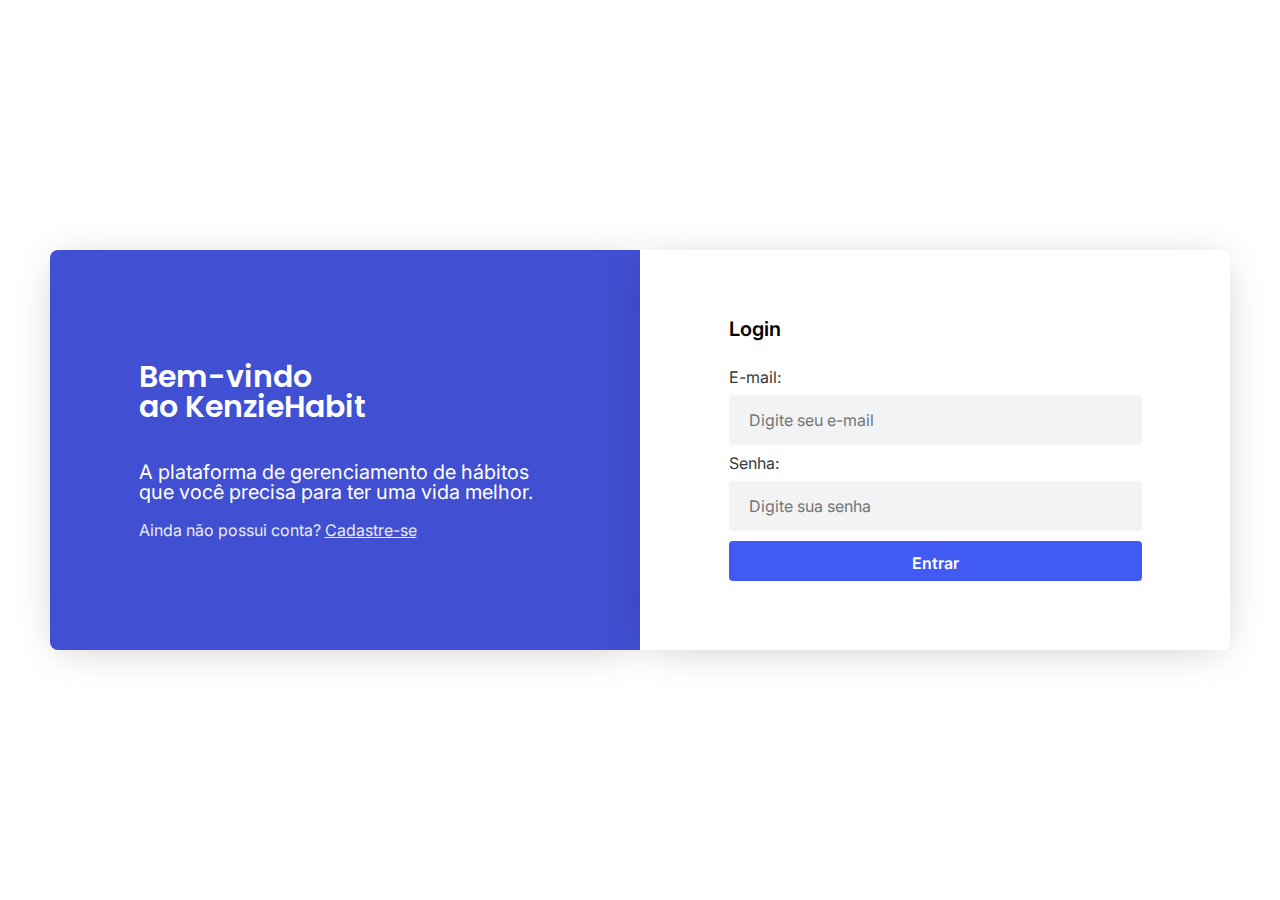
<file: index.html>
<!DOCTYPE html>
<html lang="pt-br">
	<head>
		<meta charset="UTF-8" />
		<meta http-equiv="X-UA-Compatible" content="IE=edge" />
		<meta name="viewport" content="width=device-width, initial-scale=1.0" />
		<title>Login - KenzieHabit</title>
		<link rel="preconnect" href="https://fonts.googleapis.com" />
		<link rel="preconnect" href="https://fonts.gstatic.com" crossorigin />
		<link
			href="https://fonts.googleapis.com/css2?family=Inter:wght@400;500;700&family=Poppins:wght@600&display=swap"
			rel="stylesheet"
		/>
		<link rel="stylesheet" href="./src/styles/reset.css" />
		<link rel="stylesheet" href="./src/styles/base.css" />
		<link rel="stylesheet" href="./src/styles/style.index.css" />
	</head>

	<body>
		<main class="container">
			<section class="container__welcome">
				<article>
					<h1>
						Bem-vindo <br />
						ao KenzieHabit
					</h1>
					<p>
						A plataforma de gerenciamento de hábitos que você precisa para ter
						uma vida melhor.
					</p>
					<span> Ainda não possui conta? <a href="#">Cadastre-se</a> </span>
				</article>
			</section>
			<section class="container__login">
				<form action="" id="formLogin">
					<h2>Login</h2>
					<label for="email">E-mail:</label>
					<input type="email" name="email" placeholder="Digite seu e-mail" />
					<p class="error-message">E-mail inválido.</p>
					<label for="password">Senha:</label>
					<input
						type="password"
						name="password"
						placeholder="Digite sua senha"
					/>
					<button type="submit" title="Login">Entrar</button>
				</form>
			</section>
		</main>
		<script type="module" src="./src/script/index.js"></script>
	</body>
</html>
</file>
<file: src/styles/base.css>
:root {
	--color-blue: #415af3;
	--color-dark-blue: #4150d2;
	--color-light-blue: #d7e4fb;
	--color-light-blue-2: #a0adf9;
	--color-purple: #9747ff;
	--color-light-purple: #a0adf9;
	--color-blue-logo: #415af3;
	--color-blue-category: #415af3;
	--color-black-input: #f1f3f5;
	--color-gray-button: #e9ecef;
	--color-gray-input: #343a40;
	/* Não tá listada, mas aparece como background de alguns botões de modal */
	--color-background-header-top-figure: #ffffff;
	--color-background-table-header: #ffffff;
	--color-background-modals-table: #ffffff;
	--color-gray-1: #212529;
	--color-gray-2: #343a40;
	--color-gray-3: #adb5bd;
	--color-gray-4: #e9ecef;
	--color-gray-5: #f1f3f5;
	--color-gray-6: #f8f9fa;
	--color-gray-7: #a1a1a1;
	--color-background-table: #ffffff;
	--color-white-title: #ffffff;
	/* Não tá listado, mas aparece em alguns títulos */

	--color-green: #56cf8e;
	--color-light-green: #e6f8ee;
	/* Não tá listada, mas aparece como background do modal de sucesso de criação de hábito */

	--color-red-1: #e64445;

	--color-red-2: #f03839;
	--color-red-3: #e07b7b;

	--font-inter: "Inter", sans-serif;
	--font-poppins: "Poppins";

	--color-white: #ffffff;
	--color-black: #000000;

	--color-success: #17a057;
	--color-success-background: #56cf8e96;
	--color-error-background: #e6444481;
	--color-light-pink: #ebebeb;
	-color-body: #ffffff;
}

body {
	z-index: 0;
}

.modal {
	display: flex;
	align-items: center;
	gap: 15px;
	width: fit-content;
	max-width: 500px;
	min-width: 290px;
	height: 120px;
	border: 1px solid black;
	padding-right: 20px;
	padding-left: 10px;
	position: absolute;
	bottom: 15px;
	border-radius: 8px;
	color: var(--color-gray-1);
	transition: all 1s ease-in-out;
	opacity: 0;
	z-index: 1;
}

.modal-sucess {
	background: var(--color-success-background);
	border: 2px solid var(--color-green);
}

.modal-error {
	background: var(--color-error-background);
	border: 2px solid var(--color-red-1);
}

.modal main {
	display: flex;
	flex-direction: column;
	justify-content: center;
	gap: 10px;
}

@media (min-width: 750px) {
	.modal {
		right: 50px;
		bottom: 25px;
	}
}
</file>
<file: src/styles/style.index.css>
body {
    display: flex;
    flex-direction: column;
    align-items: center;
    justify-content: center;
    background: var(--color-white);
    width: 100vw;
    height: 100vh;
    font-family: var(--font-inter);
    font-size: 16px;
}

.container {
    display: flex;
    align-items: center;
    justify-content: center;
    width: 100%;
    height: 400px;
}

.container__welcome {
    display: none;
}

.container__login {
    display: flex;
    flex-direction: column;
    align-items: center;
    justify-content: center;
    width: 100%;
    height: 100%;
    background: var(--color-white);
    box-shadow: 0px 4px 40px -10px rgba(0, 0, 0, 0.25);
    border-radius: 0 8px 8px 0;
}

.container__login form {
    display: flex;
    flex-direction: column;
    gap: 10px;
    width: 88%;
}

.container__login form h2 {
    font-size: 20px;
    font-weight: 600;
}

.container__login form label {
    color: var(--color-gray-2);
}

.container__login form input {
    width: 100%;
    height: 50px;
    background: var(--color-gray-5);
    border: 2px solid var(--color-gray-5);
    padding: 9px 18px;
    border-radius: 4px;
}

.container__login form input:focus {
    border: 2px solid var(--color-blue);

}

.container__login form h2 {
    margin-bottom: 20px;
}

.container__login form button {
    width: 100%;
    height: 40px;
    background: var(--color-blue);
    border: 2px solid var(--color-blue);
    border-radius: 4px;
    padding: 10px 0;
    font-weight: 600;
    color: var(--color-white);
    cursor: pointer;
}

.container__login form input:not(:focus):not(:placeholder-shown):invalid {
    border: 2px solid var(--color-red-1);
}

.error-message {
    display: none;
    color: var(--color-red-1);
}

input:not(:focus):not(:placeholder-shown):invalid~.error-message {
    display: block;
}

@media ( min-width: 750px ) {

.container__welcome {
    display: flex;
    flex-direction: column;
    align-items: center;
    justify-content: center;
    width: 50%;
    height: 100%;
    background: var(--color-dark-blue);
    margin-left: 50px;
    box-shadow: 0px 4px 40px -10px rgba(0, 0, 0, 0.25);
    border-radius: 8px 0 0 8px;
}

.container__welcome article {
    display: flex;
    flex-direction: column;
    gap: 20px;
    width: 70%;
    font-family: var(--font-inter);
    color: var(--color-white);
}

.container__welcome h1 {
    font-family: var(--font-poppins);
    font-size: 30px;
    font-weight: 600;
    margin-bottom: 20px;
}

.container__welcome p {
    font-size: 20px;
}

.container__welcome span {
    color: var(--color-gray-4);
}

.container__welcome a {
    text-decoration: underline;
}

.container__login {
    width: 50%;
    margin-right: 50px;
}

.container__login form {
    width: 70%;
}

}
</file>
